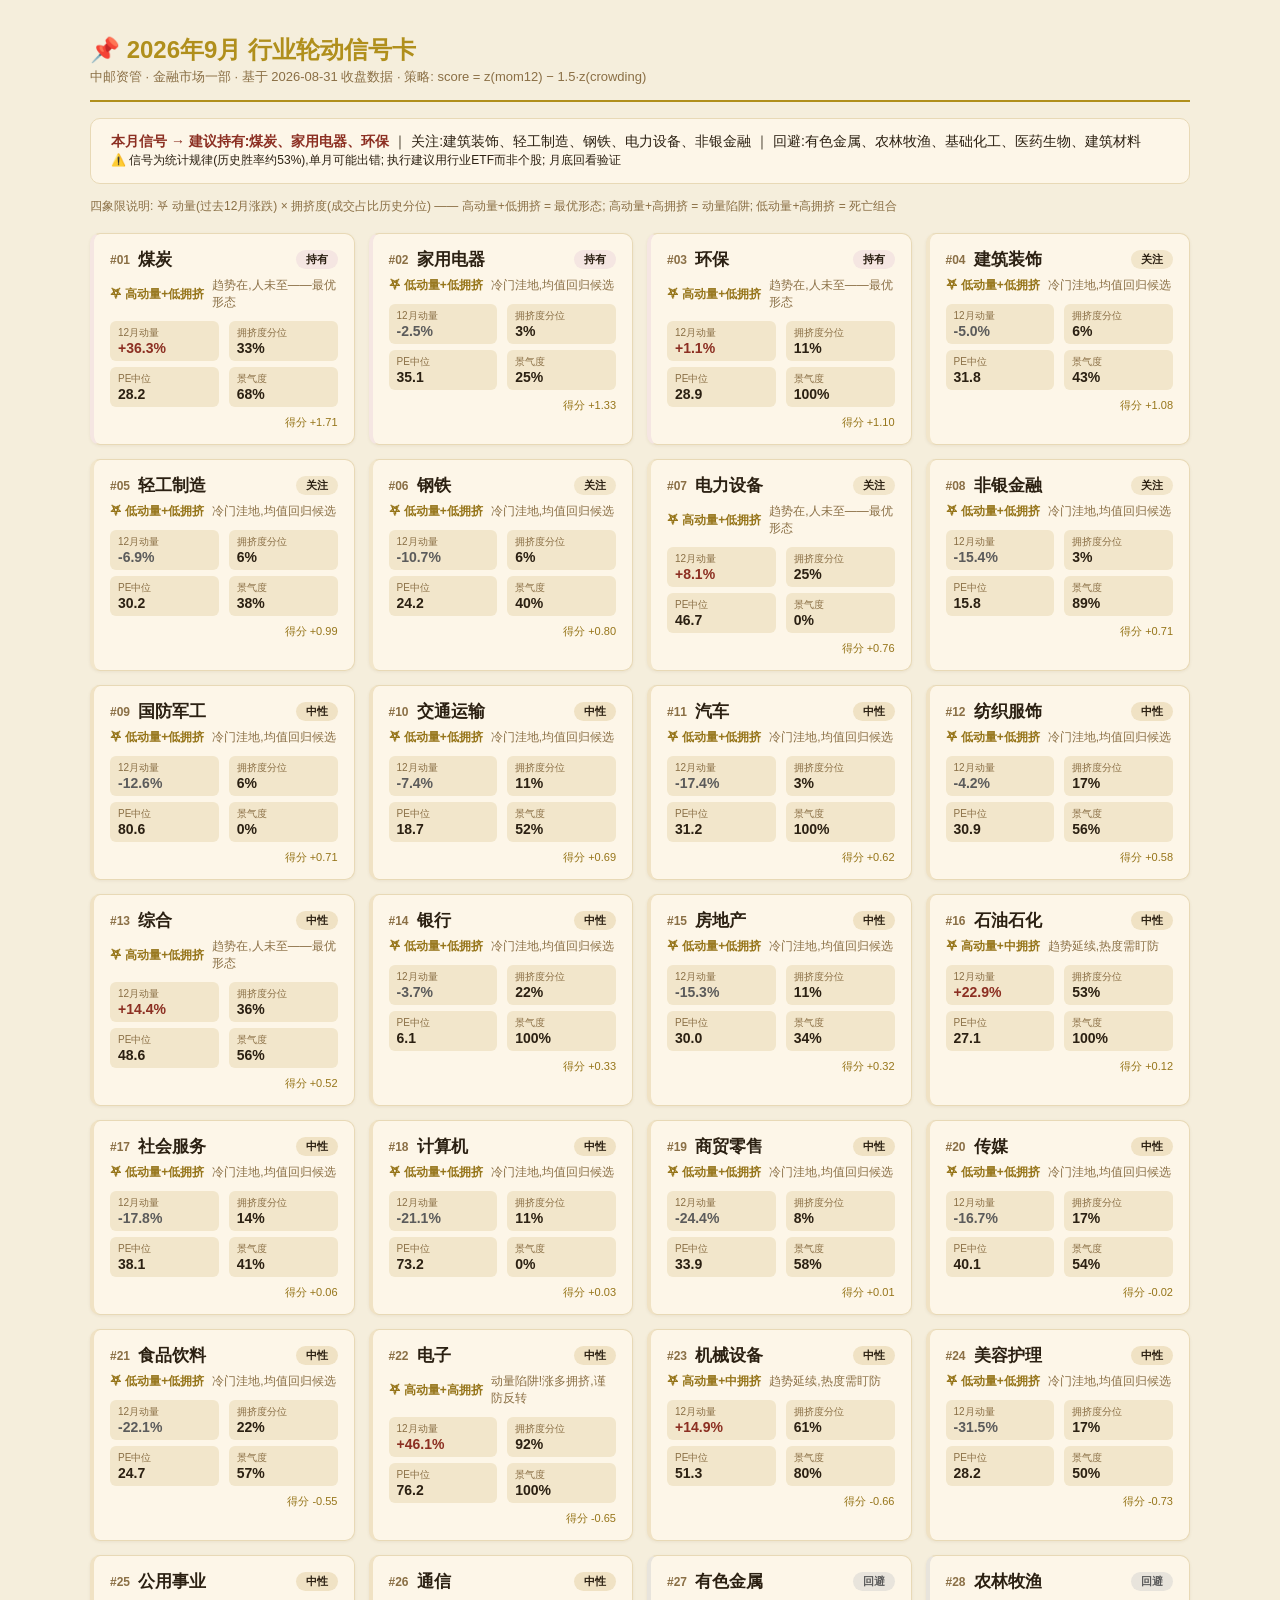
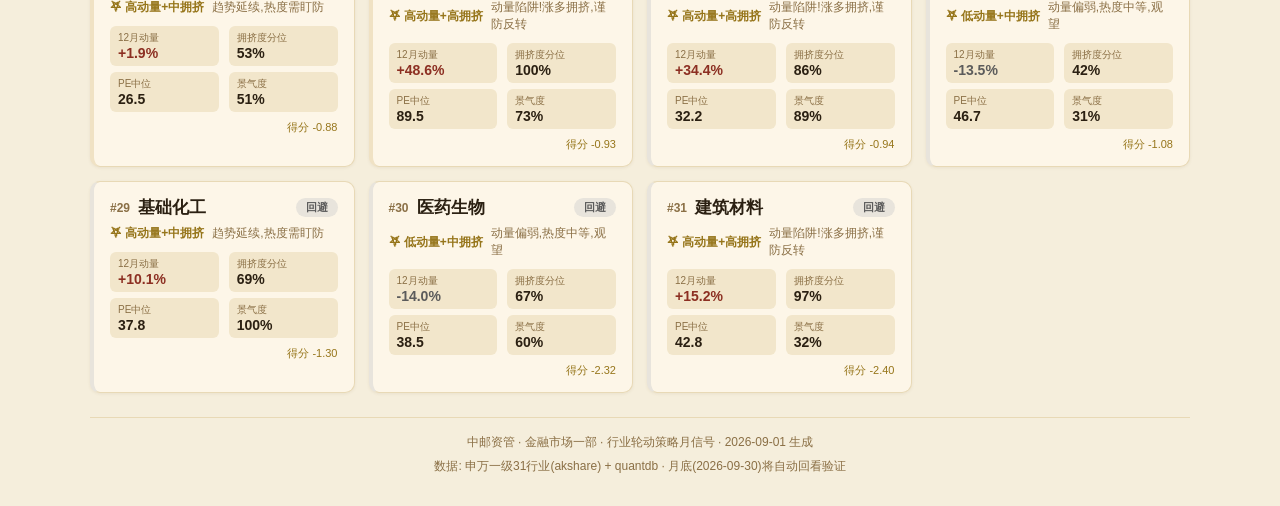
<file: signal-cards.html>
<!DOCTYPE html>
<html lang="zh-CN"><head><meta charset="UTF-8">
<meta name="viewport" content="width=device-width,initial-scale=1">
<title>2026年9月 行业轮动信号卡</title>
<style>
body{font-family:'Microsoft YaHei',sans-serif;background:#F5EEDC;margin:0;padding:28px;color:#2B2012}
.wrap{max-width:1100px;margin:0 auto}
.head{display:flex;align-items:center;gap:16px;border-bottom:2px solid #B08F1C;padding-bottom:14px;margin-bottom:16px}
.head img{height:48px}
h1{color:#B08F1C;font-size:24px;margin:6px 0 2px}
.sub{color:#8A6F45;font-size:13px}
.banner{background:#FDF6E8;border:1px solid #E8D9B6;border-radius:10px;padding:14px 20px;margin:14px 0;font-size:14px}
.banner b{color:#8C2F22}
.grid{display:grid;grid-template-columns:repeat(auto-fill,minmax(255px,1fr));gap:14px;margin:18px 0}
.card{background:#FDF6E8;border:1px solid #E8D9B6;border-radius:10px;padding:14px 16px;box-shadow:0 1px 3px rgba(139,111,69,.1)}
.row1{display:flex;align-items:center;gap:8px;margin-bottom:6px}
.rank{font-size:12px;color:#8A6F45;font-weight:700}
.ind{font-size:17px;font-weight:700;color:#2B2012;flex:1}
.badge{font-size:11px;padding:2px 10px;border-radius:10px;font-weight:700}
.row2{display:flex;gap:8px;align-items:center;margin-bottom:10px;font-size:12px}
.q{color:#96751A;font-weight:600;white-space:nowrap}
.cmt{color:#8A6F45}
.met{display:grid;grid-template-columns:1fr 1fr;gap:6px 10px;margin-bottom:8px}
.m{background:#F2E6CB;border-radius:6px;padding:5px 8px}
.m .k{font-size:10px;color:#8A6F45}
.m .v{font-size:14px;font-weight:700}
.score{font-size:11px;color:#96751A;text-align:right}
.foot{margin-top:24px;padding-top:12px;border-top:1px solid #E8D9B6;color:#8A6F45;font-size:12px;text-align:center;line-height:2}
.legend{font-size:12px;color:#8A6F45;margin:8px 0}
</style></head>
<body><div class="wrap">

<div class="head">
<img src="logo.png" alt="中邮资管" style="display:none">
<div>
<h1>📌 2026年9月 行业轮动信号卡</h1>
<div class="sub">中邮资管 · 金融市场一部 · 基于 2026-08-31 收盘数据 · 策略: score = z(mom12) − 1.5·z(crowding)</div>
</div>
</div>

<div class="banner">
<b>本月信号 → 建议持有:煤炭、家用电器、环保</b> ｜ 关注:建筑装饰、轻工制造、钢铁、电力设备、非银金融 ｜ 回避:有色金属、农林牧渔、基础化工、医药生物、建筑材料<br>
<span style="font-size:12px">⚠️ 信号为统计规律(历史胜率约53%),单月可能出错; 执行建议用行业ETF而非个股; 月底回看验证</span>
</div>

<div class="legend">四象限说明: ⛧ 动量(过去12月涨跌) × 拥挤度(成交占比历史分位) —— 高动量+低拥挤 = 最优形态; 高动量+高拥挤 = 动量陷阱; 低动量+高拥挤 = 死亡组合</div>

<div class="grid">

<div class="card" style="border-left:4px solid #F5E6E2">
  <div class="row1">
    <span class="rank">#01</span>
    <span class="ind">煤炭</span>
    <span class="badge" style="background:#F5E6E2;color:#2B2012">持有</span>
  </div>
  <div class="row2"><span class="q">⛧ 高动量+低拥挤</span><span class="cmt">趋势在,人未至——最优形态</span></div>
  <div class="met">
    <div class="m"><div class="k">12月动量</div><div class="v" style="color:#8C2F22">+36.3%</div></div>
    <div class="m"><div class="k">拥挤度分位</div><div class="v">33%</div></div>
    <div class="m"><div class="k">PE中位</div><div class="v">28.2</div></div>
    <div class="m"><div class="k">景气度</div><div class="v">68%</div></div>
  </div>
  <div class="score">得分 +1.71</div>
</div>
<div class="card" style="border-left:4px solid #F5E6E2">
  <div class="row1">
    <span class="rank">#02</span>
    <span class="ind">家用电器</span>
    <span class="badge" style="background:#F5E6E2;color:#2B2012">持有</span>
  </div>
  <div class="row2"><span class="q">⛧ 低动量+低拥挤</span><span class="cmt">冷门洼地,均值回归候选</span></div>
  <div class="met">
    <div class="m"><div class="k">12月动量</div><div class="v" style="color:#5B5B5B">-2.5%</div></div>
    <div class="m"><div class="k">拥挤度分位</div><div class="v">3%</div></div>
    <div class="m"><div class="k">PE中位</div><div class="v">35.1</div></div>
    <div class="m"><div class="k">景气度</div><div class="v">25%</div></div>
  </div>
  <div class="score">得分 +1.33</div>
</div>
<div class="card" style="border-left:4px solid #F5E6E2">
  <div class="row1">
    <span class="rank">#03</span>
    <span class="ind">环保</span>
    <span class="badge" style="background:#F5E6E2;color:#2B2012">持有</span>
  </div>
  <div class="row2"><span class="q">⛧ 高动量+低拥挤</span><span class="cmt">趋势在,人未至——最优形态</span></div>
  <div class="met">
    <div class="m"><div class="k">12月动量</div><div class="v" style="color:#8C2F22">+1.1%</div></div>
    <div class="m"><div class="k">拥挤度分位</div><div class="v">11%</div></div>
    <div class="m"><div class="k">PE中位</div><div class="v">28.9</div></div>
    <div class="m"><div class="k">景气度</div><div class="v">100%</div></div>
  </div>
  <div class="score">得分 +1.10</div>
</div>
<div class="card" style="border-left:4px solid #F2E6CB">
  <div class="row1">
    <span class="rank">#04</span>
    <span class="ind">建筑装饰</span>
    <span class="badge" style="background:#F2E6CB;color:#2B2012">关注</span>
  </div>
  <div class="row2"><span class="q">⛧ 低动量+低拥挤</span><span class="cmt">冷门洼地,均值回归候选</span></div>
  <div class="met">
    <div class="m"><div class="k">12月动量</div><div class="v" style="color:#5B5B5B">-5.0%</div></div>
    <div class="m"><div class="k">拥挤度分位</div><div class="v">6%</div></div>
    <div class="m"><div class="k">PE中位</div><div class="v">31.8</div></div>
    <div class="m"><div class="k">景气度</div><div class="v">43%</div></div>
  </div>
  <div class="score">得分 +1.08</div>
</div>
<div class="card" style="border-left:4px solid #F2E6CB">
  <div class="row1">
    <span class="rank">#05</span>
    <span class="ind">轻工制造</span>
    <span class="badge" style="background:#F2E6CB;color:#2B2012">关注</span>
  </div>
  <div class="row2"><span class="q">⛧ 低动量+低拥挤</span><span class="cmt">冷门洼地,均值回归候选</span></div>
  <div class="met">
    <div class="m"><div class="k">12月动量</div><div class="v" style="color:#5B5B5B">-6.9%</div></div>
    <div class="m"><div class="k">拥挤度分位</div><div class="v">6%</div></div>
    <div class="m"><div class="k">PE中位</div><div class="v">30.2</div></div>
    <div class="m"><div class="k">景气度</div><div class="v">38%</div></div>
  </div>
  <div class="score">得分 +0.99</div>
</div>
<div class="card" style="border-left:4px solid #F2E6CB">
  <div class="row1">
    <span class="rank">#06</span>
    <span class="ind">钢铁</span>
    <span class="badge" style="background:#F2E6CB;color:#2B2012">关注</span>
  </div>
  <div class="row2"><span class="q">⛧ 低动量+低拥挤</span><span class="cmt">冷门洼地,均值回归候选</span></div>
  <div class="met">
    <div class="m"><div class="k">12月动量</div><div class="v" style="color:#5B5B5B">-10.7%</div></div>
    <div class="m"><div class="k">拥挤度分位</div><div class="v">6%</div></div>
    <div class="m"><div class="k">PE中位</div><div class="v">24.2</div></div>
    <div class="m"><div class="k">景气度</div><div class="v">40%</div></div>
  </div>
  <div class="score">得分 +0.80</div>
</div>
<div class="card" style="border-left:4px solid #F2E6CB">
  <div class="row1">
    <span class="rank">#07</span>
    <span class="ind">电力设备</span>
    <span class="badge" style="background:#F2E6CB;color:#2B2012">关注</span>
  </div>
  <div class="row2"><span class="q">⛧ 高动量+低拥挤</span><span class="cmt">趋势在,人未至——最优形态</span></div>
  <div class="met">
    <div class="m"><div class="k">12月动量</div><div class="v" style="color:#8C2F22">+8.1%</div></div>
    <div class="m"><div class="k">拥挤度分位</div><div class="v">25%</div></div>
    <div class="m"><div class="k">PE中位</div><div class="v">46.7</div></div>
    <div class="m"><div class="k">景气度</div><div class="v">0%</div></div>
  </div>
  <div class="score">得分 +0.76</div>
</div>
<div class="card" style="border-left:4px solid #F2E6CB">
  <div class="row1">
    <span class="rank">#08</span>
    <span class="ind">非银金融</span>
    <span class="badge" style="background:#F2E6CB;color:#2B2012">关注</span>
  </div>
  <div class="row2"><span class="q">⛧ 低动量+低拥挤</span><span class="cmt">冷门洼地,均值回归候选</span></div>
  <div class="met">
    <div class="m"><div class="k">12月动量</div><div class="v" style="color:#5B5B5B">-15.4%</div></div>
    <div class="m"><div class="k">拥挤度分位</div><div class="v">3%</div></div>
    <div class="m"><div class="k">PE中位</div><div class="v">15.8</div></div>
    <div class="m"><div class="k">景气度</div><div class="v">89%</div></div>
  </div>
  <div class="score">得分 +0.71</div>
</div>
<div class="card" style="border-left:4px solid #F0E2C4">
  <div class="row1">
    <span class="rank">#09</span>
    <span class="ind">国防军工</span>
    <span class="badge" style="background:#F0E2C4;color:#2B2012">中性</span>
  </div>
  <div class="row2"><span class="q">⛧ 低动量+低拥挤</span><span class="cmt">冷门洼地,均值回归候选</span></div>
  <div class="met">
    <div class="m"><div class="k">12月动量</div><div class="v" style="color:#5B5B5B">-12.6%</div></div>
    <div class="m"><div class="k">拥挤度分位</div><div class="v">6%</div></div>
    <div class="m"><div class="k">PE中位</div><div class="v">80.6</div></div>
    <div class="m"><div class="k">景气度</div><div class="v">0%</div></div>
  </div>
  <div class="score">得分 +0.71</div>
</div>
<div class="card" style="border-left:4px solid #F0E2C4">
  <div class="row1">
    <span class="rank">#10</span>
    <span class="ind">交通运输</span>
    <span class="badge" style="background:#F0E2C4;color:#2B2012">中性</span>
  </div>
  <div class="row2"><span class="q">⛧ 低动量+低拥挤</span><span class="cmt">冷门洼地,均值回归候选</span></div>
  <div class="met">
    <div class="m"><div class="k">12月动量</div><div class="v" style="color:#5B5B5B">-7.4%</div></div>
    <div class="m"><div class="k">拥挤度分位</div><div class="v">11%</div></div>
    <div class="m"><div class="k">PE中位</div><div class="v">18.7</div></div>
    <div class="m"><div class="k">景气度</div><div class="v">52%</div></div>
  </div>
  <div class="score">得分 +0.69</div>
</div>
<div class="card" style="border-left:4px solid #F0E2C4">
  <div class="row1">
    <span class="rank">#11</span>
    <span class="ind">汽车</span>
    <span class="badge" style="background:#F0E2C4;color:#2B2012">中性</span>
  </div>
  <div class="row2"><span class="q">⛧ 低动量+低拥挤</span><span class="cmt">冷门洼地,均值回归候选</span></div>
  <div class="met">
    <div class="m"><div class="k">12月动量</div><div class="v" style="color:#5B5B5B">-17.4%</div></div>
    <div class="m"><div class="k">拥挤度分位</div><div class="v">3%</div></div>
    <div class="m"><div class="k">PE中位</div><div class="v">31.2</div></div>
    <div class="m"><div class="k">景气度</div><div class="v">100%</div></div>
  </div>
  <div class="score">得分 +0.62</div>
</div>
<div class="card" style="border-left:4px solid #F0E2C4">
  <div class="row1">
    <span class="rank">#12</span>
    <span class="ind">纺织服饰</span>
    <span class="badge" style="background:#F0E2C4;color:#2B2012">中性</span>
  </div>
  <div class="row2"><span class="q">⛧ 低动量+低拥挤</span><span class="cmt">冷门洼地,均值回归候选</span></div>
  <div class="met">
    <div class="m"><div class="k">12月动量</div><div class="v" style="color:#5B5B5B">-4.2%</div></div>
    <div class="m"><div class="k">拥挤度分位</div><div class="v">17%</div></div>
    <div class="m"><div class="k">PE中位</div><div class="v">30.9</div></div>
    <div class="m"><div class="k">景气度</div><div class="v">56%</div></div>
  </div>
  <div class="score">得分 +0.58</div>
</div>
<div class="card" style="border-left:4px solid #F0E2C4">
  <div class="row1">
    <span class="rank">#13</span>
    <span class="ind">综合</span>
    <span class="badge" style="background:#F0E2C4;color:#2B2012">中性</span>
  </div>
  <div class="row2"><span class="q">⛧ 高动量+低拥挤</span><span class="cmt">趋势在,人未至——最优形态</span></div>
  <div class="met">
    <div class="m"><div class="k">12月动量</div><div class="v" style="color:#8C2F22">+14.4%</div></div>
    <div class="m"><div class="k">拥挤度分位</div><div class="v">36%</div></div>
    <div class="m"><div class="k">PE中位</div><div class="v">48.6</div></div>
    <div class="m"><div class="k">景气度</div><div class="v">56%</div></div>
  </div>
  <div class="score">得分 +0.52</div>
</div>
<div class="card" style="border-left:4px solid #F0E2C4">
  <div class="row1">
    <span class="rank">#14</span>
    <span class="ind">银行</span>
    <span class="badge" style="background:#F0E2C4;color:#2B2012">中性</span>
  </div>
  <div class="row2"><span class="q">⛧ 低动量+低拥挤</span><span class="cmt">冷门洼地,均值回归候选</span></div>
  <div class="met">
    <div class="m"><div class="k">12月动量</div><div class="v" style="color:#5B5B5B">-3.7%</div></div>
    <div class="m"><div class="k">拥挤度分位</div><div class="v">22%</div></div>
    <div class="m"><div class="k">PE中位</div><div class="v">6.1</div></div>
    <div class="m"><div class="k">景气度</div><div class="v">100%</div></div>
  </div>
  <div class="score">得分 +0.33</div>
</div>
<div class="card" style="border-left:4px solid #F0E2C4">
  <div class="row1">
    <span class="rank">#15</span>
    <span class="ind">房地产</span>
    <span class="badge" style="background:#F0E2C4;color:#2B2012">中性</span>
  </div>
  <div class="row2"><span class="q">⛧ 低动量+低拥挤</span><span class="cmt">冷门洼地,均值回归候选</span></div>
  <div class="met">
    <div class="m"><div class="k">12月动量</div><div class="v" style="color:#5B5B5B">-15.3%</div></div>
    <div class="m"><div class="k">拥挤度分位</div><div class="v">11%</div></div>
    <div class="m"><div class="k">PE中位</div><div class="v">30.0</div></div>
    <div class="m"><div class="k">景气度</div><div class="v">34%</div></div>
  </div>
  <div class="score">得分 +0.32</div>
</div>
<div class="card" style="border-left:4px solid #F0E2C4">
  <div class="row1">
    <span class="rank">#16</span>
    <span class="ind">石油石化</span>
    <span class="badge" style="background:#F0E2C4;color:#2B2012">中性</span>
  </div>
  <div class="row2"><span class="q">⛧ 高动量+中拥挤</span><span class="cmt">趋势延续,热度需盯防</span></div>
  <div class="met">
    <div class="m"><div class="k">12月动量</div><div class="v" style="color:#8C2F22">+22.9%</div></div>
    <div class="m"><div class="k">拥挤度分位</div><div class="v">53%</div></div>
    <div class="m"><div class="k">PE中位</div><div class="v">27.1</div></div>
    <div class="m"><div class="k">景气度</div><div class="v">100%</div></div>
  </div>
  <div class="score">得分 +0.12</div>
</div>
<div class="card" style="border-left:4px solid #F0E2C4">
  <div class="row1">
    <span class="rank">#17</span>
    <span class="ind">社会服务</span>
    <span class="badge" style="background:#F0E2C4;color:#2B2012">中性</span>
  </div>
  <div class="row2"><span class="q">⛧ 低动量+低拥挤</span><span class="cmt">冷门洼地,均值回归候选</span></div>
  <div class="met">
    <div class="m"><div class="k">12月动量</div><div class="v" style="color:#5B5B5B">-17.8%</div></div>
    <div class="m"><div class="k">拥挤度分位</div><div class="v">14%</div></div>
    <div class="m"><div class="k">PE中位</div><div class="v">38.1</div></div>
    <div class="m"><div class="k">景气度</div><div class="v">41%</div></div>
  </div>
  <div class="score">得分 +0.06</div>
</div>
<div class="card" style="border-left:4px solid #F0E2C4">
  <div class="row1">
    <span class="rank">#18</span>
    <span class="ind">计算机</span>
    <span class="badge" style="background:#F0E2C4;color:#2B2012">中性</span>
  </div>
  <div class="row2"><span class="q">⛧ 低动量+低拥挤</span><span class="cmt">冷门洼地,均值回归候选</span></div>
  <div class="met">
    <div class="m"><div class="k">12月动量</div><div class="v" style="color:#5B5B5B">-21.1%</div></div>
    <div class="m"><div class="k">拥挤度分位</div><div class="v">11%</div></div>
    <div class="m"><div class="k">PE中位</div><div class="v">73.2</div></div>
    <div class="m"><div class="k">景气度</div><div class="v">0%</div></div>
  </div>
  <div class="score">得分 +0.03</div>
</div>
<div class="card" style="border-left:4px solid #F0E2C4">
  <div class="row1">
    <span class="rank">#19</span>
    <span class="ind">商贸零售</span>
    <span class="badge" style="background:#F0E2C4;color:#2B2012">中性</span>
  </div>
  <div class="row2"><span class="q">⛧ 低动量+低拥挤</span><span class="cmt">冷门洼地,均值回归候选</span></div>
  <div class="met">
    <div class="m"><div class="k">12月动量</div><div class="v" style="color:#5B5B5B">-24.4%</div></div>
    <div class="m"><div class="k">拥挤度分位</div><div class="v">8%</div></div>
    <div class="m"><div class="k">PE中位</div><div class="v">33.9</div></div>
    <div class="m"><div class="k">景气度</div><div class="v">58%</div></div>
  </div>
  <div class="score">得分 +0.01</div>
</div>
<div class="card" style="border-left:4px solid #F0E2C4">
  <div class="row1">
    <span class="rank">#20</span>
    <span class="ind">传媒</span>
    <span class="badge" style="background:#F0E2C4;color:#2B2012">中性</span>
  </div>
  <div class="row2"><span class="q">⛧ 低动量+低拥挤</span><span class="cmt">冷门洼地,均值回归候选</span></div>
  <div class="met">
    <div class="m"><div class="k">12月动量</div><div class="v" style="color:#5B5B5B">-16.7%</div></div>
    <div class="m"><div class="k">拥挤度分位</div><div class="v">17%</div></div>
    <div class="m"><div class="k">PE中位</div><div class="v">40.1</div></div>
    <div class="m"><div class="k">景气度</div><div class="v">54%</div></div>
  </div>
  <div class="score">得分 -0.02</div>
</div>
<div class="card" style="border-left:4px solid #F0E2C4">
  <div class="row1">
    <span class="rank">#21</span>
    <span class="ind">食品饮料</span>
    <span class="badge" style="background:#F0E2C4;color:#2B2012">中性</span>
  </div>
  <div class="row2"><span class="q">⛧ 低动量+低拥挤</span><span class="cmt">冷门洼地,均值回归候选</span></div>
  <div class="met">
    <div class="m"><div class="k">12月动量</div><div class="v" style="color:#5B5B5B">-22.1%</div></div>
    <div class="m"><div class="k">拥挤度分位</div><div class="v">22%</div></div>
    <div class="m"><div class="k">PE中位</div><div class="v">24.7</div></div>
    <div class="m"><div class="k">景气度</div><div class="v">57%</div></div>
  </div>
  <div class="score">得分 -0.55</div>
</div>
<div class="card" style="border-left:4px solid #F0E2C4">
  <div class="row1">
    <span class="rank">#22</span>
    <span class="ind">电子</span>
    <span class="badge" style="background:#F0E2C4;color:#2B2012">中性</span>
  </div>
  <div class="row2"><span class="q">⛧ 高动量+高拥挤</span><span class="cmt">动量陷阱!涨多拥挤,谨防反转</span></div>
  <div class="met">
    <div class="m"><div class="k">12月动量</div><div class="v" style="color:#8C2F22">+46.1%</div></div>
    <div class="m"><div class="k">拥挤度分位</div><div class="v">92%</div></div>
    <div class="m"><div class="k">PE中位</div><div class="v">76.2</div></div>
    <div class="m"><div class="k">景气度</div><div class="v">100%</div></div>
  </div>
  <div class="score">得分 -0.65</div>
</div>
<div class="card" style="border-left:4px solid #F0E2C4">
  <div class="row1">
    <span class="rank">#23</span>
    <span class="ind">机械设备</span>
    <span class="badge" style="background:#F0E2C4;color:#2B2012">中性</span>
  </div>
  <div class="row2"><span class="q">⛧ 高动量+中拥挤</span><span class="cmt">趋势延续,热度需盯防</span></div>
  <div class="met">
    <div class="m"><div class="k">12月动量</div><div class="v" style="color:#8C2F22">+14.9%</div></div>
    <div class="m"><div class="k">拥挤度分位</div><div class="v">61%</div></div>
    <div class="m"><div class="k">PE中位</div><div class="v">51.3</div></div>
    <div class="m"><div class="k">景气度</div><div class="v">80%</div></div>
  </div>
  <div class="score">得分 -0.66</div>
</div>
<div class="card" style="border-left:4px solid #F0E2C4">
  <div class="row1">
    <span class="rank">#24</span>
    <span class="ind">美容护理</span>
    <span class="badge" style="background:#F0E2C4;color:#2B2012">中性</span>
  </div>
  <div class="row2"><span class="q">⛧ 低动量+低拥挤</span><span class="cmt">冷门洼地,均值回归候选</span></div>
  <div class="met">
    <div class="m"><div class="k">12月动量</div><div class="v" style="color:#5B5B5B">-31.5%</div></div>
    <div class="m"><div class="k">拥挤度分位</div><div class="v">17%</div></div>
    <div class="m"><div class="k">PE中位</div><div class="v">28.2</div></div>
    <div class="m"><div class="k">景气度</div><div class="v">50%</div></div>
  </div>
  <div class="score">得分 -0.73</div>
</div>
<div class="card" style="border-left:4px solid #F0E2C4">
  <div class="row1">
    <span class="rank">#25</span>
    <span class="ind">公用事业</span>
    <span class="badge" style="background:#F0E2C4;color:#2B2012">中性</span>
  </div>
  <div class="row2"><span class="q">⛧ 高动量+中拥挤</span><span class="cmt">趋势延续,热度需盯防</span></div>
  <div class="met">
    <div class="m"><div class="k">12月动量</div><div class="v" style="color:#8C2F22">+1.9%</div></div>
    <div class="m"><div class="k">拥挤度分位</div><div class="v">53%</div></div>
    <div class="m"><div class="k">PE中位</div><div class="v">26.5</div></div>
    <div class="m"><div class="k">景气度</div><div class="v">51%</div></div>
  </div>
  <div class="score">得分 -0.88</div>
</div>
<div class="card" style="border-left:4px solid #F0E2C4">
  <div class="row1">
    <span class="rank">#26</span>
    <span class="ind">通信</span>
    <span class="badge" style="background:#F0E2C4;color:#2B2012">中性</span>
  </div>
  <div class="row2"><span class="q">⛧ 高动量+高拥挤</span><span class="cmt">动量陷阱!涨多拥挤,谨防反转</span></div>
  <div class="met">
    <div class="m"><div class="k">12月动量</div><div class="v" style="color:#8C2F22">+48.6%</div></div>
    <div class="m"><div class="k">拥挤度分位</div><div class="v">100%</div></div>
    <div class="m"><div class="k">PE中位</div><div class="v">89.5</div></div>
    <div class="m"><div class="k">景气度</div><div class="v">73%</div></div>
  </div>
  <div class="score">得分 -0.93</div>
</div>
<div class="card" style="border-left:4px solid #E8E4DC">
  <div class="row1">
    <span class="rank">#27</span>
    <span class="ind">有色金属</span>
    <span class="badge" style="background:#E8E4DC;color:#5B5B5B">回避</span>
  </div>
  <div class="row2"><span class="q">⛧ 高动量+高拥挤</span><span class="cmt">动量陷阱!涨多拥挤,谨防反转</span></div>
  <div class="met">
    <div class="m"><div class="k">12月动量</div><div class="v" style="color:#8C2F22">+34.4%</div></div>
    <div class="m"><div class="k">拥挤度分位</div><div class="v">86%</div></div>
    <div class="m"><div class="k">PE中位</div><div class="v">32.2</div></div>
    <div class="m"><div class="k">景气度</div><div class="v">89%</div></div>
  </div>
  <div class="score">得分 -0.94</div>
</div>
<div class="card" style="border-left:4px solid #E8E4DC">
  <div class="row1">
    <span class="rank">#28</span>
    <span class="ind">农林牧渔</span>
    <span class="badge" style="background:#E8E4DC;color:#5B5B5B">回避</span>
  </div>
  <div class="row2"><span class="q">⛧ 低动量+中拥挤</span><span class="cmt">动量偏弱,热度中等,观望</span></div>
  <div class="met">
    <div class="m"><div class="k">12月动量</div><div class="v" style="color:#5B5B5B">-13.5%</div></div>
    <div class="m"><div class="k">拥挤度分位</div><div class="v">42%</div></div>
    <div class="m"><div class="k">PE中位</div><div class="v">46.7</div></div>
    <div class="m"><div class="k">景气度</div><div class="v">31%</div></div>
  </div>
  <div class="score">得分 -1.08</div>
</div>
<div class="card" style="border-left:4px solid #E8E4DC">
  <div class="row1">
    <span class="rank">#29</span>
    <span class="ind">基础化工</span>
    <span class="badge" style="background:#E8E4DC;color:#5B5B5B">回避</span>
  </div>
  <div class="row2"><span class="q">⛧ 高动量+中拥挤</span><span class="cmt">趋势延续,热度需盯防</span></div>
  <div class="met">
    <div class="m"><div class="k">12月动量</div><div class="v" style="color:#8C2F22">+10.1%</div></div>
    <div class="m"><div class="k">拥挤度分位</div><div class="v">69%</div></div>
    <div class="m"><div class="k">PE中位</div><div class="v">37.8</div></div>
    <div class="m"><div class="k">景气度</div><div class="v">100%</div></div>
  </div>
  <div class="score">得分 -1.30</div>
</div>
<div class="card" style="border-left:4px solid #E8E4DC">
  <div class="row1">
    <span class="rank">#30</span>
    <span class="ind">医药生物</span>
    <span class="badge" style="background:#E8E4DC;color:#5B5B5B">回避</span>
  </div>
  <div class="row2"><span class="q">⛧ 低动量+中拥挤</span><span class="cmt">动量偏弱,热度中等,观望</span></div>
  <div class="met">
    <div class="m"><div class="k">12月动量</div><div class="v" style="color:#5B5B5B">-14.0%</div></div>
    <div class="m"><div class="k">拥挤度分位</div><div class="v">67%</div></div>
    <div class="m"><div class="k">PE中位</div><div class="v">38.5</div></div>
    <div class="m"><div class="k">景气度</div><div class="v">60%</div></div>
  </div>
  <div class="score">得分 -2.32</div>
</div>
<div class="card" style="border-left:4px solid #E8E4DC">
  <div class="row1">
    <span class="rank">#31</span>
    <span class="ind">建筑材料</span>
    <span class="badge" style="background:#E8E4DC;color:#5B5B5B">回避</span>
  </div>
  <div class="row2"><span class="q">⛧ 高动量+高拥挤</span><span class="cmt">动量陷阱!涨多拥挤,谨防反转</span></div>
  <div class="met">
    <div class="m"><div class="k">12月动量</div><div class="v" style="color:#8C2F22">+15.2%</div></div>
    <div class="m"><div class="k">拥挤度分位</div><div class="v">97%</div></div>
    <div class="m"><div class="k">PE中位</div><div class="v">42.8</div></div>
    <div class="m"><div class="k">景气度</div><div class="v">32%</div></div>
  </div>
  <div class="score">得分 -2.40</div>
</div>
</div>

<div class="foot">
中邮资管 · 金融市场一部 · 行业轮动策略月信号 · 2026-09-01 生成<br>
数据: 申万一级31行业(akshare) + quantdb · 月底(2026-09-30)将自动回看验证
</div>
</div></body></html>
</file>
